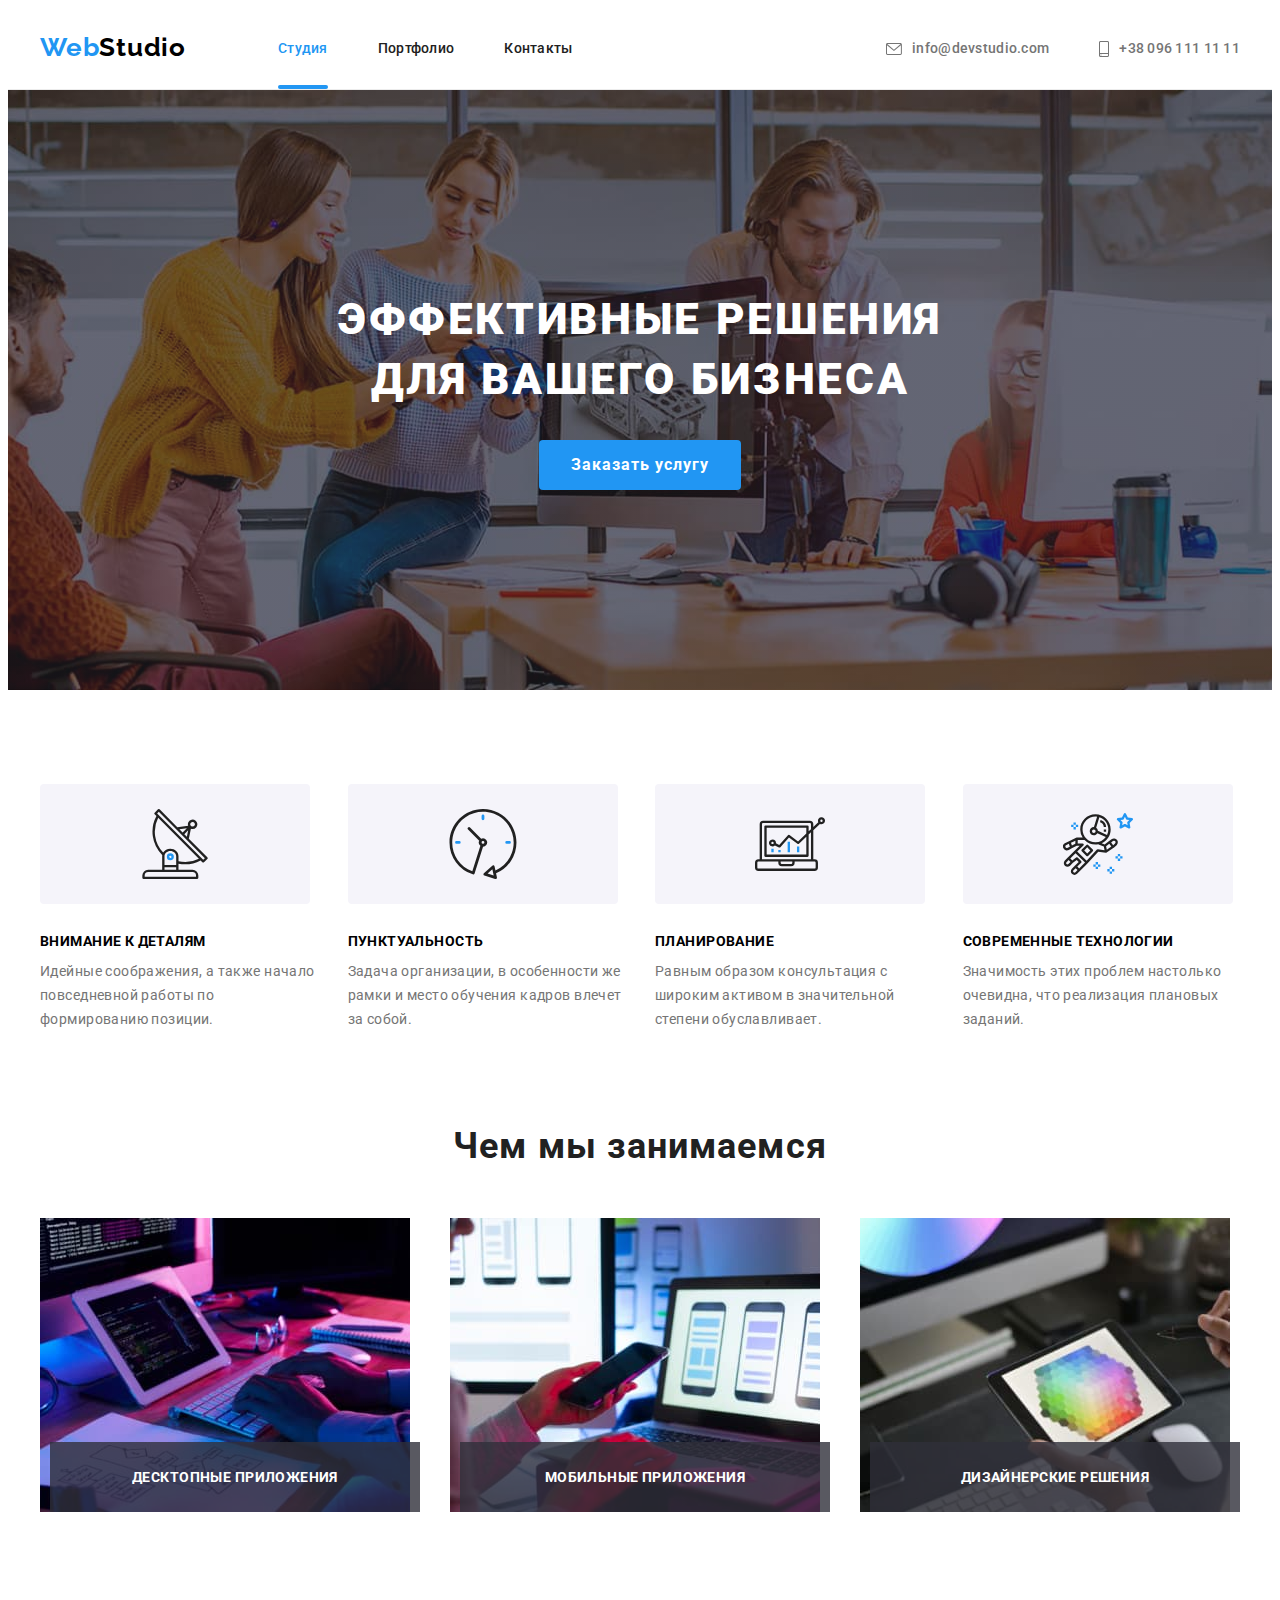
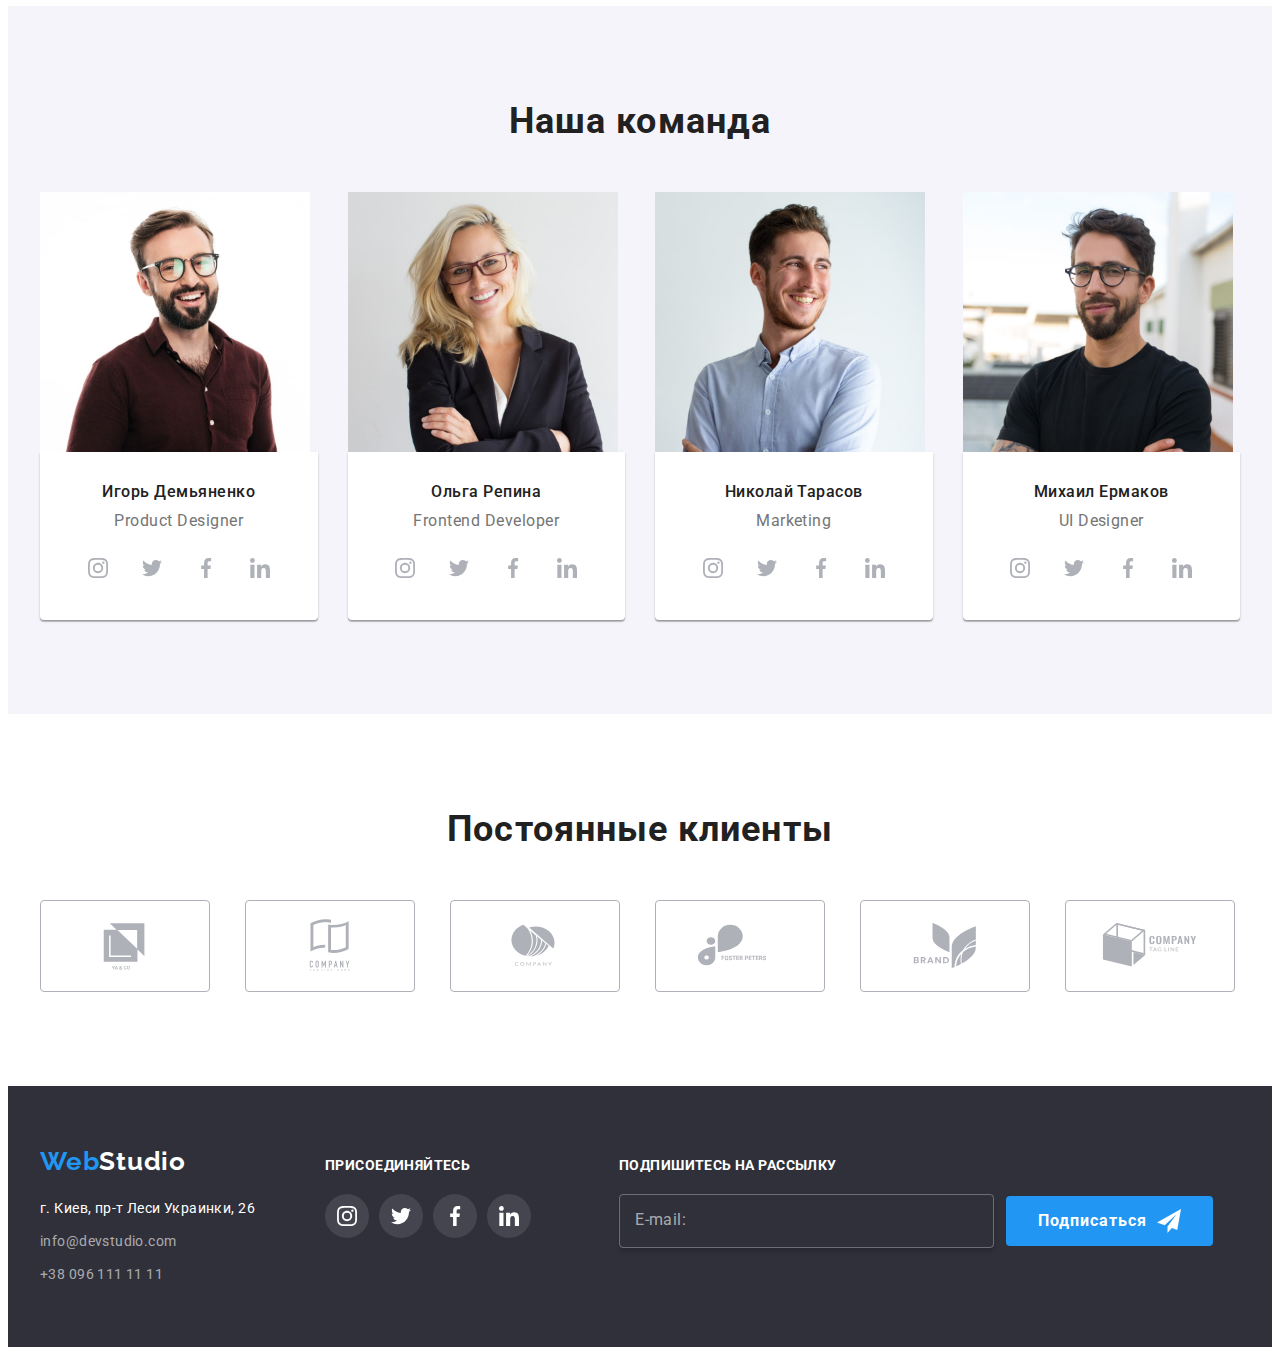
<file: index.html>
<!DOCTYPE html>
<html lang="ru">

<head>
  <meta charset="UTF-8" />
  <meta http-equiv="X-UA-Compatible" content="IE=edge" />
  <meta name="viewport" content="width=device-width, initial-scale=1.0" />
  <title>WebStudio</title>
  <link href="https://fonts.googleapis.com/css2?family=Raleway:wght@700&family=Roboto:wght@400;500;700;900&display=swap"
    rel="stylesheet" />
  <link rel="stylesheet" href="https://cdnjs.cloudflare.com/ajax/libs/modern-normalize/1.1.0/modern-normalize.min.css"
    integrity="sha512-wpPYUAdjBVSE4KJnH1VR1HeZfpl1ub8YT/NKx4PuQ5NmX2tKuGu6U/JRp5y+Y8XG2tV+wKQpNHVUX03MfMFn9Q=="
    crossorigin="anonymous" referrerpolicy="no-referrer" />
  <link rel="stylesheet" href="./css/styles.css" />
</head>

<body>
  <header class="head">
    <div class="container header-container">
      <nav class="nav">
        <a class="link logo" href="./index.html">
          <p lang="en"><span class="first-word">Web</span>Studio</p>
        </a>
        <ul class="list-nav">
          <li class="list-item current"><a class="link current" href="./index.html">Cтудия</a></li>
          <li class="list-item"><a class="link" href="./portfolio.html">Портфолио</a></li>
          <li class="list-item"><a class="link" href="">Контакты</a></li>
        </ul>
      </nav>
      <div class="contacts">
        <a class="link contacts-head" href="mailto:info@devstudio.com">
          <svg class="envelope" width="16" height="12">
            <use href="./images/icons.svg#envelope"></use>
          </svg>
          info@devstudio.com
        </a>
        <a class="link contacts-head" href="tel:+380961111111">
          <svg class="smartphone" width="10" height="16">
            <use href="./images/icons.svg#smartphone"></use>
          </svg>
          +38 096 111 11 11
        </a>
      </div>
    </div>
  </header>

  <main>
    <section class="hero">
      <div class="container">
        <h1 class="hero-title">
          Эффективные решения <span class="indent">для вашего бизнеса</span>
        </h1>
        <button data-modal-open class="hero-btn" type="button">Заказать услугу</button>
      </div>
    </section>

    <section class="section">
      <div class="container">
        <h2 class="hidden">Наши преимущества</h2>
        <ul class="list">
          <li class="list-item item-flex">
            <div class="icon-principles">
              <svg class="" width="70" height="70">
                <use href="./images/icons.svg#icon-antenna"></use>
              </svg>
            </div>
            <h3 class="principles-title">Внимание к деталям</h3>
            <p class="principles-text">
              Идейные соображения, а также начало повседневной работы по формированию позиции.
            </p>
          </li>
          <li class="list-item item-flex">
            <div class="icon-principles">
              <svg class="" width="70" height="70">
                <use href="./images/icons.svg#icon-clock"></use>
              </svg>
            </div>
            <h3 class="principles-title">Пунктуальность</h3>
            <p class="principles-text">
              Задача организации, в особенности же рамки и место обучения кадров влечет за собой.
            </p>
          </li>
          <li class="list-item item-flex">
            <div class="icon-principles">
              <svg class="" width="70" height="70">
                <use href="./images/icons.svg#icon-diagram"></use>
              </svg>
            </div>
            <h3 class="principles-title">Планирование</h3>
            <p class="principles-text">
              Равным образом консультация с широким активом в значительной степени обуславливает.
            </p>
          </li>
          <li class="list-item item-flex">
            <div class="icon-principles">
              <svg class="" width="70" height="70">
                <use href="./images/icons.svg#icon-astronaut"></use>
              </svg>
            </div>
            <h3 class="principles-title">Современные технологии</h3>
            <p class="principles-text">
              Значимость этих проблем настолько очевидна, что реализация плановых заданий.
            </p>
          </li>
        </ul>
      </div>
    </section>

    <section class="subject section">
      <div class="container">
        <h2 class="subject-title">Чем мы занимаемся</h2>
        <ul class="list">
          <li class="list-item card-work">
            <img src="./images/box-1.jpg" width="370" alt="руки человека на клавиатуре компьютера" />
            <div class="card-work-text">
              <p class="text-work">Десктопные приложения</p>
            </div>
          </li>
          <li class="list-item card-work">
            <img src="./images/box-2.jpg" width="370" alt="человек за компьютером, держащий в руке телефон" />
            <div class="card-work-text">
              <p class="text-work">Мобильные приложения</p>
            </div>
          </li>
          <li class="list-item card-work">
            <img src="./images/box-3.jpg" width="370" alt="человек, рисующий на планшете" />
            <div class="card-work-text">
              <p class="text-work">Дизайнерские решения</p>
            </div>
          </li>
        </ul>
      </div>
    </section>

    <section class="team section">
      <div class="container">
        <h2 class="team-title">Наша команда</h2>
        <ul class="list">
          <li class="list-item card-team">
            <img src="./images/img-1.jpg" width="270" alt="Фото Игоря Демьяненко" />
            <div class="team-container">
              <h3 class="team-name">Игорь Демьяненко</h3>
              <p class="team-position" lang="en">Product Designer</p>
              <ul class="list-social">
                <li class="list-item icon-item-social">
                  <a class="link link-icon" href="">
                    <svg class="social-icon" width="20" height="20">
                      <use href="./images/icons.svg#icon-instagram"></use>
                    </svg>
                  </a>
                </li>
                <li class="list-item icon-item-social">
                  <a class="link link-icon" href="">
                    <svg class="social-icon" width="20" height="20">
                      <use href="./images/icons.svg#icon-twitter"></use>
                    </svg>
                  </a>
                </li>
                <li class="list-item icon-item-social">
                  <a class="link link-icon" href="">
                    <svg class="social-icon" width="20" height="20">
                      <use href="./images/icons.svg#icon-facebook"></use>
                    </svg>
                  </a>
                </li>
                <li class="list-item icon-item-social">
                  <a class="link link-icon" href="">
                    <svg class="social-icon" width="20" height="20">
                      <use href="./images/icons.svg#icon-linkedin"></use>
                    </svg>
                  </a>
                </li>
              </ul>
            </div>
          </li>
          <li class="list-item card-team">
            <img src="./images/img-2.jpg" width="270" alt="Фото Ольги Репиной" />
            <div class="team-container">
              <h3 class="team-name">Ольга Репина</h3>
              <p class="team-position" lang="en">Frontend Developer</p>
              <ul class="list-social">
                <li class="list-item icon-item-social">
                  <a class="link link-icon" href="">
                    <svg class="social-icon" width="20" height="20">
                      <use href="./images/icons.svg#icon-instagram"></use>
                    </svg>
                  </a>
                </li>
                <li class="list-item icon-item-social">
                  <a class="link link-icon" href="">
                    <svg class="social-icon" width="20" height="20">
                      <use href="./images/icons.svg#icon-twitter"></use>
                    </svg>
                  </a>
                </li>
                <li class="list-item icon-item-social">
                  <a class="link link-icon" href="">
                    <svg class="social-icon" width="20" height="20">
                      <use href="./images/icons.svg#icon-facebook"></use>
                    </svg>
                  </a>
                </li>
                <li class="list-item icon-item-social">
                  <a class="link link-icon" href="">
                    <svg class="social-icon" width="20" height="20">
                      <use href="./images/icons.svg#icon-linkedin"></use>
                    </svg>
                  </a>
                </li>
              </ul>
            </div>
          </li>
          <li class="list-item card-team">
            <img src="./images/img-3.jpg" width="270" alt="Фото Николая Тарасова" />
            <div class="team-container">
              <h3 class="team-name">Николай Тарасов</h3>
              <p class="team-position" lang="en">Marketing</p>
              <ul class="list-social">
                <li class="list-item icon-item-social">
                  <a class="link link-icon" href="">
                    <svg class="social-icon" width="20" height="20">
                      <use href="./images/icons.svg#icon-instagram"></use>
                    </svg>
                  </a>
                </li>
                <li class="list-item icon-item-social">
                  <a class="link link-icon" href="">
                    <svg class="social-icon" width="20" height="20">
                      <use href="./images/icons.svg#icon-twitter"></use>
                    </svg>
                  </a>
                </li>
                <li class="list-item icon-item-social">
                  <a class="link link-icon" href="">
                    <svg class="social-icon" width="20" height="20">
                      <use href="./images/icons.svg#icon-facebook"></use>
                    </svg>
                  </a>
                </li>
                <li class="list-item icon-item-social">
                  <a class="link link-icon" href="">
                    <svg class="social-icon" width="20" height="20">
                      <use href="./images/icons.svg#icon-linkedin"></use>
                    </svg>
                  </a>
                </li>
              </ul>
            </div>
          </li>
          <li class="list-item card-team">
            <img src="./images/img-4.jpg" width="270" alt="Фото Михаила Ермакова" />
            <div class="team-container">
              <h3 class="team-name">Михаил Ермаков</h3>
              <p class="team-position" lang="en">UI Designer</p>
              <ul class="list-social">
                <li class="list-item icon-item-social">
                  <a class="link link-icon" href="">
                    <svg class="social-icon" width="20" height="20">
                      <use href="./images/icons.svg#icon-instagram"></use>
                    </svg>
                  </a>
                </li>
                <li class="list-item icon-item-social">
                  <a class="link link-icon" href="">
                    <svg class="social-icon" width="20" height="20">
                      <use href="./images/icons.svg#icon-twitter"></use>
                    </svg>
                  </a>
                </li>
                <li class="list-item icon-item-social">
                  <a class="link link-icon" href="">
                    <svg class="social-icon" width="20" height="20">
                      <use href="./images/icons.svg#icon-facebook"></use>
                    </svg>
                  </a>
                </li>
                <li class="list-item icon-item-social">
                  <a class="link link-icon" href="">
                    <svg class="social-icon" width="20" height="20">
                      <use href="./images/icons.svg#icon-linkedin"></use>
                    </svg>
                  </a>
                </li>
              </ul>
            </div>
          </li>
        </ul>
      </div>
    </section>
    <section class="clients section">
      <div class="container">
        <h2 class="team-title">Постоянные клиенты</h2>
        <ul class="list">
          <li class="icon-clients list-item">
            <a href="" class="link client">
              <svg class="icon-item" width="106" height="60">
                <use href="./images/icons.svg#icon-client1"></use>
              </svg>
            </a>
          </li>
          <li class="icon-clients list-item">
            <a href="" class="link client">
              <svg class="icon-item" width="106" height="60">
                <use href="./images/icons.svg#icon-client2"></use>
              </svg>
            </a>
          </li>

          <li class="icon-clients list-item">
            <a href="" class="link client">
              <svg class="icon-item" width="106" height="60">
                <use href="./images/icons.svg#icon-client3"></use>
              </svg>
            </a>
          </li>
          <li class="icon-clients list-item">
            <a href="" class="link client">
              <svg class="icon-item" width="106" height="60">
                <use href="./images/icons.svg#icon-client4"></use>
              </svg>
            </a>
          </li>
          <li class="icon-clients list-item">
            <a href="" class="link client">
              <svg class="icon-item" width="106" height="60">
                <use href="./images/icons.svg#icon-client5"></use>
              </svg>
            </a>
          </li>
          <li class="icon-clients list-item">
            <a href="" class="link client">
              <svg class="icon-item" width="106" height="60">
                <use href="./images/icons.svg#icon-client6"></use>
              </svg>
            </a>
          </li>
        </ul>
      </div>
    </section>
  </main>
  <footer class="footer">
    <div class="container items-footer">
      <div class="logo-adress">
        <a class="link logo logo-footer" href="./index.html">
          <p lang="en"><span class="first-word">Web</span>Studio</p>
        </a>
        <address class="address-container">
          <ul class="address-text">
            <li class="list-item map">
              <a class="link-contacts link" href="">г. Киев, пр-т Леси Украинки, 26 </a>
            </li>
            <li class="list-item mail">
              <a class="link contacts-footer" href="mailto:info@devstudio.com">info@devstudio.com</a>
            </li>
            <li class="list-item">
              <a class="link contacts-footer" href="tel:+380961111111">+38 096 111 11 11</a>
            </li>
          </ul>
        </address>
      </div>
      <div class="links-footer">
        <p class="text-footer">Присоединяйтесь</p>
        <ul class="list-social-footer">
          <li class="list-item icon-item-social">
            <a class="link link-icon-footer" href="">
              <svg class="social-icon-footer" width="20" height="20">
                <use href="./images/icons.svg#icon-instagram"></use>
              </svg>
            </a>
          </li>
          <li class="list-item icon-item-social">
            <a class="link link-icon-footer" href="">
              <svg class="social-icon-footer" width="20" height="20">
                <use href="./images/icons.svg#icon-twitter"></use>
              </svg>
            </a>
          </li>
          <li class="list-item icon-item-social">
            <a class="link link-icon-footer" href="">
              <svg class="social-icon-footer" width="20" height="20">
                <use href="./images/icons.svg#icon-facebook"></use>
              </svg>
            </a>
          </li>
          <li class="list-item icon-item-social">
            <a class="link link-icon-footer" href="">
              <svg class="social-icon-footer" width="20" height="20">
                <use href="./images/icons.svg#icon-linkedin"></use>
              </svg>
            </a>
          </li>
        </ul>
      </div>
      <div class="abonnement">
        <p class="text-footer">Подпишитесь на рассылку</p>
        <form name="abonnement" autocomplete="on" class="form-footer">
          <div class="input-wrapper">
            <label for="email" class="label-footer">E-mail:</label>
            <input type="email" name="user-email" id="email" class="input-item">
          </div>
          <button type="submit" class="btn-footer">
            Подписаться
            <svg class="icon-send" width="24" height="24">
              <use href="./images/icons.svg#icon-send"></use>
            </svg>
          </button>
        </form>
      </div>
    </div>
  </footer>
  <div class="backdrop is-hidden" data-modal>
    <div class="modal">
      <button type="button" class="close-modal" data-modal-close>&#10006;</button>
      <p class="modal-title">Оставьте свои данные, мы вам перезвоним</p>
      <form class="form" autocomplete="off">
        <div class="form-field">
          <label for="inp-name" class="form-label">Имя</label>
          <input class="form-input" type="text" name="Name" id="inp-name" autofocus required />
          <svg class="form-icon" width="18" height="18">
            <use href="./images/icons.svg#icon-person"></use>
          </svg>
        </div>
        <div class="form-field">
          <label for="inp-tel" class="form-label">Телефон</label>
          <input class="form-input" type="tel" name="Phone" id="inp-tel" required />
          <svg class="form-icon" width="18" height="18">
            <use href="./images/icons.svg#icon-tel"></use>
          </svg>
        </div>
        <div class="form-field">
          <label for="inp-email" class="form-label">Почта</label>
          <input class="form-input" type="email" name="E-mail" id="inp-email" />
          <svg class="form-icon" width="18" height="18">
            <use href="./images/icons.svg#icon-post"></use>
          </svg>
        </div>
        <div class="form-field field-textarea">
          <label class="form-label" for="inp-textarea">Комментарий</label>
          <textarea class="form-textarea" name="comment" id="inp-textarea" placeholder="Введите текст"></textarea>
        </div>
        <div class="check-wrap">
          <input type="checkbox" class="checkbox" name="agree" id="inp-check" />
          <label for="inp-check" class="checkbox-label">
            Соглашаюсь с рассылкой и принимаю <a href="" class="link-checkbox">Условия
              договора</a>
          </label>
        </div>
        <button type="submit" class="btn btn-modal">Отправить</button>
      </form>
    </div>
  </div>
  <script src="./js/modal.js"></script>
</body>

</html>
</file>
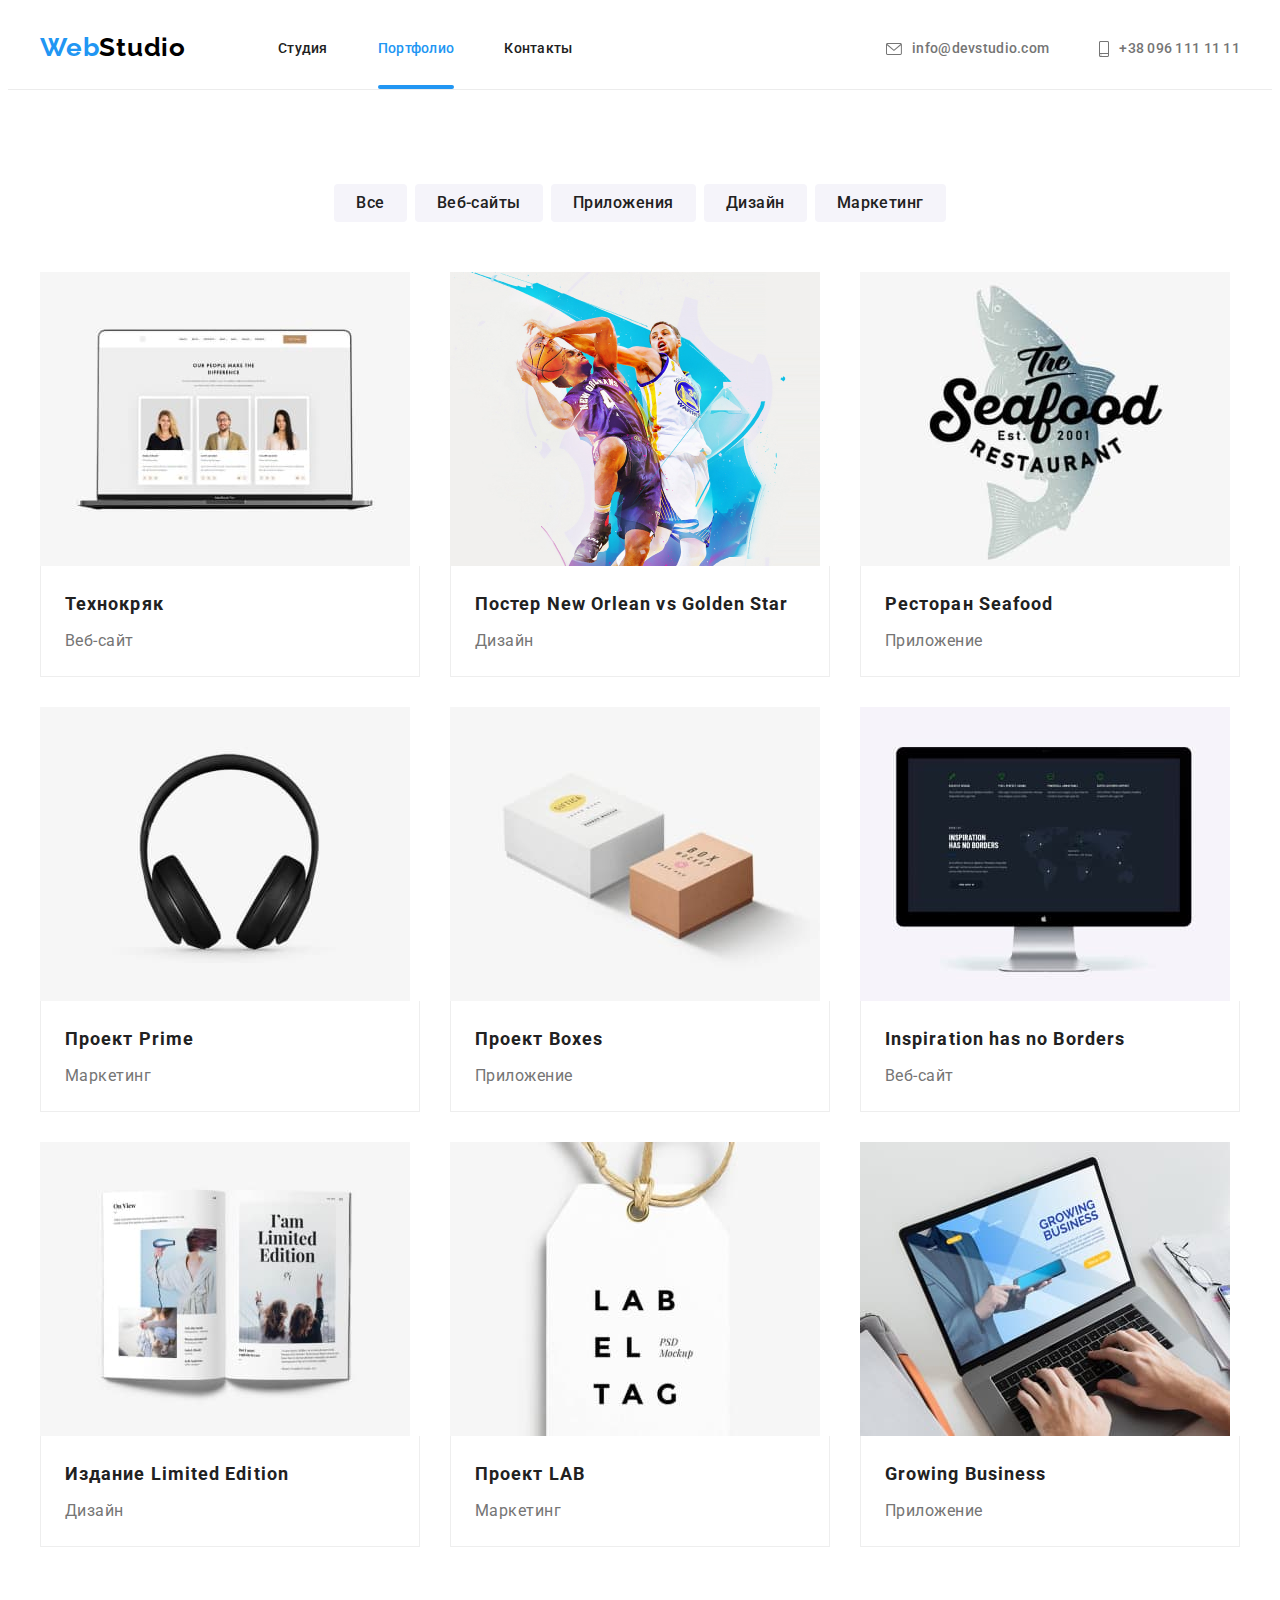
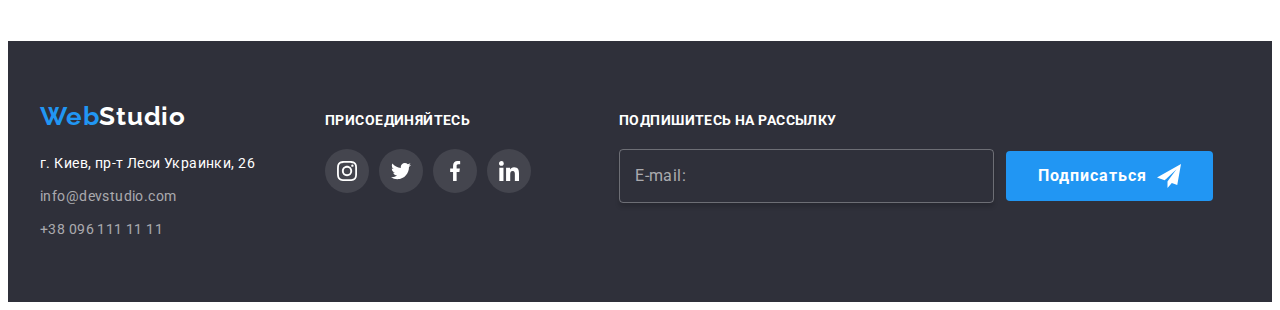
<file: portfolio.html>
<!DOCTYPE html>
<html lang="ru">

<head>
  <meta charset="UTF-8" />
  <meta http-equiv="X-UA-Compatible" content="IE=edge" />
  <meta name="viewport" content="width=device-width, initial-scale=1.0" />
  <title>WebStudio</title>
  <link href="https://fonts.googleapis.com/css2?family=Raleway:wght@700&family=Roboto:wght@400;500;700;900&display=swap"
    rel="stylesheet" />
  <link rel="stylesheet" href="https://cdnjs.cloudflare.com/ajax/libs/modern-normalize/1.1.0/modern-normalize.min.css"
    integrity="sha512-wpPYUAdjBVSE4KJnH1VR1HeZfpl1ub8YT/NKx4PuQ5NmX2tKuGu6U/JRp5y+Y8XG2tV+wKQpNHVUX03MfMFn9Q=="
    crossorigin="anonymous" referrerpolicy="no-referrer" />
  <link rel="stylesheet" href="./css/styles.css" />
</head>

<body>
  <header class="head">
    <div class="container header-container">
      <nav class="nav">
        <a class="link logo" href="./index.html">
          <p lang="en"><span class="first-word">Web</span>Studio</p>
        </a>
        <ul class="list-nav">
          <li class="list-item"><a class="link" href="./index.html">Cтудия</a></li>
          <li class="list-item current"><a class="link current" href="./portfolio.html">Портфолио</a></li>
          <li class="list-item"><a class="link" href="">Контакты</a></li>
        </ul>
      </nav>
      <div class="contacts">
        <a class="link contacts-head" href="mailto:info@devstudio.com">
          <svg class="envelope" width="16px" height="12px">
            <use href="./images/icons.svg#envelope"></use>
          </svg>
          info@devstudio.com
        </a>
        <a class="link contacts-head" href="tel:+380961111111">
          <svg class="smartphone" width="10px" height="16px">
            <use href="./images/icons.svg#smartphone"></use>
          </svg>
          +38 096 111 11 11
        </a>
      </div>
    </div>
  </header>
  <main>
    <section class="menu section">
      <div class="container">
        <ul class="list-menu">
          <li class="list-item list-btn">
            <button class="nav-btn" type="button">Все</button>
          </li>
          <li class="list-item list-btn">
            <button class="nav-btn" type="button">Веб-сайты</button>
          </li>
          <li class="list-item list-btn">
            <button class="nav-btn" type="button">Приложения</button>
          </li>
          <li class="list-item list-btn">
            <button class="nav-btn" type="button">Дизайн</button>
          </li>
          <li class="list-item list-btn">
            <button class="nav-btn" type="button">Маркетинг</button>
          </li>
        </ul>
        <ul class="list">
          <li class="list-item item-card">
            <a class="link-portfolio" href="">
              <div class="portfolio-picture">
                <img src="./images/images-portfolio/tehnokryak.jpg" alt="Ноутбук" width="370" />
                <p class="card-text">Ресурс предлагает комплексные предложения с разным уровнем функционала и сервисов.
                  Все это позволит посетителю получить исчерпывающие сведения о компании или частном лице.</p>
              </div>
              <div class="job-container">
                <h2 class="name-job">Технокряк</h2>
                <p class="kind-job">Веб-сайт</p>
              </div>
            </a>
          </li>
          <li class="list-item item-card">
            <a class="link-portfolio" href="">
              <div class="portfolio-picture">
                <img src="./images/images-portfolio/poster.jpg" alt="Два игрока в баскетболл" width="370" />
                <p class="card-text">Ресурс предлагает комплексные предложения с разным уровнем функционала и сервисов.
                  Все это позволит посетителю получить исчерпывающие сведения о компании или частном лице.</p>
              </div>
              <div class="job-container">
                <h2 class="name-job">Постер <span lang="en">New Orlean vs Golden Star</span></h2>
                <p class="kind-job">Дизайн</p>
              </div>
            </a>
          </li>
          <li class="list-item item-card">
            <a class="link-portfolio" href="">
              <div class="portfolio-picture">
                <img src="./images/images-portfolio/restoran.jpg" alt="Логотип ресторана" width="370" />
                <p class="card-text">Ресурс предлагает комплексные предложения с разным уровнем функционала и сервисов.
                  Все это позволит посетителю получить исчерпывающие сведения о компании или частном лице.</p>
              </div>
              <div class="job-container">
                <h2 class="name-job">Ресторан Seafood</h2>
                <p class="kind-job">Приложение</p>
              </div>
            </a>
          </li>
          <li class="list-item item-card">
            <a class="link-portfolio" href="">
              <div class="portfolio-picture">
                <img src="./images/images-portfolio/prime.jpg" alt="Наушники" width="370" />
                <p class="card-text">Ресурс предлагает комплексные предложения с разным уровнем функционала и сервисов.
                  Все это позволит посетителю получить исчерпывающие сведения о компании или частном лице.</p>
              </div>
              <div class="job-container">
                <h2 class="name-job">Проект <span lang="en">Prime</span></h2>
                <p class="kind-job">Маркетинг</p>
              </div>
            </a>
          </li>
          <li class="list-item item-card">
            <a class="link-portfolio" href="">
              <div class="portfolio-picture">
                <img src="./images/images-portfolio/boxes.jpg" alt="Две коробки" width="370" />
                <p class="card-text">Ресурс предлагает комплексные предложения с разным уровнем функционала и сервисов.
                  Все это позволит посетителю получить исчерпывающие сведения о компании или частном лице.</p>
              </div>
              <div class="job-container">
                <h2 class="name-job">Проект <span lang="en">Boxes</span></h2>
                <p class="kind-job">Приложение</p>
              </div>
            </a>
          </li>
          <li class="list-item item-card">
            <a class="link-portfolio" href="">
              <div class="portfolio-picture">
                <img src="./images/images-portfolio/inspiration.jpg" alt="Монитор" width="370" />
                <p class="card-text">Ресурс предлагает комплексные предложения с разным уровнем функционала и сервисов.
                  Все это позволит посетителю получить исчерпывающие сведения о компании или частном лице.</p>
              </div>
              <div class="job-container">
                <h2 class="name-job" lang="en">Inspiration has no Borders</h2>
                <p class="kind-job">Веб-сайт</p>
              </div>
            </a>
          </li>
          <li class="list-item item-card">
            <a class="link-portfolio" href="">
              <div class="portfolio-picture">
                <img src="./images/images-portfolio/limited.jpg" alt="Открытый разворот журнала" width="370" />
                <p class="card-text">Ресурс предлагает комплексные предложения с разным уровнем функционала и сервисов.
                  Все это позволит посетителю получить исчерпывающие сведения о компании или частном лице.</p>
              </div>
              <div class="job-container">
                <h2 class="name-job">Издание <span lang="en">Limited Edition</span></h2>
                <p class="kind-job">Дизайн</p>
              </div>
            </a>
          </li>
          <li class="list-item item-card">
            <a class="link-portfolio" href="">
              <div class="portfolio-picture">
                <img src="./images/images-portfolio/lab.jpg" alt="Лейба с текстовым логотипом" width="370" />
                <p class="card-text">Ресурс предлагает комплексные предложения с разным уровнем функционала и сервисов.
                  Все это позволит посетителю получить исчерпывающие сведения о компании или частном лице.</p>
              </div>
              <div class="job-container">
                <h2 class="name-job">Проект <span lang="en">LAB</span></h2>
                <p class="kind-job">Маркетинг</p>
              </div>
            </a>
          </li>
          <li class="list-item item-card">
            <a class="link-portfolio" href="">
              <div class="portfolio-picture">
                <img src="./images/images-portfolio/growing.jpg" alt="работа за компьютером" width="370" />
                <p class="card-text">Ресурс предлагает комплексные предложения с разным уровнем функционала и сервисов.
                  Все это позволит посетителю получить исчерпывающие сведения о компании или частном лице.</p>
              </div>
              <div class="job-container">
                <h2 class="name-job" lang="en">Growing Business</h2>
                <p class="kind-job">Приложение</p>
              </div>
            </a>
          </li>
        </ul>
      </div>
    </section>
  </main>
  <footer class="footer">
    <div class="container items-footer">
      <div class="logo-adress">
        <a class="link logo logo-footer" href="./index.html">
          <p lang="en"><span class="first-word">Web</span>Studio</p>
        </a>
        <address class="address-container">
          <ul class="address-text">
            <li class="list-item map">
              <a class="link-contacts link" href="">г. Киев, пр-т Леси Украинки, 26 </a>
            </li>
            <li class="list-item mail">
              <a class="link contacts-footer" href="mailto:info@devstudio.com">info@devstudio.com</a>
            </li>
            <li class="list-item">
              <a class="link contacts-footer" href="tel:+380961111111">+38 096 111 11 11</a>
            </li>
          </ul>
        </address>
      </div>
      <div class="links-footer">
        <p class="text-footer">Присоединяйтесь</p>
        <ul class="list-social-footer">
          <li class="list-item icon-item-social">
            <a class="link link-icon-footer" href="">
              <svg class="social-icon-footer" width="20" height="20">
                <use href="./images/icons.svg#icon-instagram"></use>
              </svg>
            </a>
          </li>
          <li class="list-item icon-item-social">
            <a class="link link-icon-footer" href="">
              <svg class="social-icon-footer" width="20" height="20">
                <use href="./images/icons.svg#icon-twitter"></use>
              </svg>
            </a>
          </li>
          <li class="list-item icon-item-social">
            <a class="link link-icon-footer" href="">
              <svg class="social-icon-footer" width="20" height="20">
                <use href="./images/icons.svg#icon-facebook"></use>
              </svg>
            </a>
          </li>
          <li class="list-item icon-item-social">
            <a class="link link-icon-footer" href="">
              <svg class="social-icon-footer" width="20" height="20">
                <use href="./images/icons.svg#icon-linkedin"></use>
              </svg>
            </a>
          </li>
        </ul>
      </div>
      <div class="abonnement">
        <p class="text-footer">Подпишитесь на рассылку</p>
        <form name="abonnement" autocomplete="on" class="form-footer">
          <div class="input-wrapper">
            <label for="email" class="label-footer">E-mail:</label>
            <input type="email" name="e-mail" id="email" class="input-item">
          </div>
          <button type="button" class="btn-footer">
            Подписаться
            <svg class="icon-send" width="24" height="24">
              <use href="./images/icons.svg#icon-send"></use>
            </svg>
          </button>
        </form>
      </div>
    </div>
  </footer>
</body>

</html>
</file>
<file: css/styles.css>
:root {
 --logo-font-family: 'Raleway', sans-serif;
 --primary-font-family: 'Roboto', sans-serif;
 --accent-color: #2196f3;
 --secondary-blue-color: #188ce8;
 --back-color: #2f303a;
 --primary-text-color: #212121;
 --secondary-text-color: #757575;
 --white-color: #ffffff;
 --dark-color: #000000;
 --btn-nav-color: #f5f4fa;
 --border-color: #eeeeee;
 --input-border-color: rgba(255, 255, 255, 0.3);
 --line-color: #ececec;
 --border-color-icon: #afb1b8;
 --white-transparent: #ffffff99;
}
body {
 font-family: var(--primary-font-family), sans-serif;
 color: var(--secondary-text-color);
}
h1,
h2,
h3,
h4,
p {
 margin-top: 0;
 margin-bottom: 0;
}
ul,
ol {
 margin-top: 0;
 margin-bottom: 0;
 padding-left: 0;
}
img {
 display: block;
}
.container {
 width: 1200px;
 padding-left: 15px;
 padding-right: 15px;
 margin-left: auto;
 margin-right: auto;
}
.section {
 padding-top: 94px;
 padding-bottom: 94px;
}
.head {
 border-bottom: 1px solid var(--line-color);
 padding-top: 24px;
 /* padding-bottom: 24px; */
}
.header-container {
 display: flex;
 align-items: flex-start;
}
.nav {
 display: flex;
 align-items: flex-start;
}
.list-nav {
 display: flex;
 align-items: center;
 padding-top: 9px;
}
.list-item {
 list-style: none;
}
.list-nav > .list-item:not(:last-child) {
 margin-right: 50px;
}
.link {
 text-decoration: none;
 color: inherit;
 transition: color 250ms cubic-bezier(0.4, 0, 0.2, 1);
}
.link:hover,
.link:focus {
 color: var(--accent-color);
}
.logo {
 font-family: var(--logo-font-family);
 font-style: normal;
 font-weight: 700;
 font-size: 26px;
 line-height: 1.19;
 letter-spacing: 0.03em;
 color: var(--dark-color);
 margin-right: 92px;
}

.first-word {
 color: var(--accent-color);
}
.list-nav,
.contacts-head {
 font-style: normal;
 font-weight: 500;
 font-size: 14px;
 line-height: 1.14;
 letter-spacing: 0.02em;
 color: var(--primary-text-color);
 align-items: flex-start;
}
.list-nav .link.current {
 color: var(--accent-color);
}
.link.current::after {
  content: "";
  width: 100%;
  height: 4px;
  display: block;
  background-color: var(--accent-color);
  border-radius: 2px;
  margin-top: 28px;
}
.envelope,
.smartphone {
 margin-right: 10px;
 fill: currentColor;
}
.contacts-head {
 display: flex;
 color: var(--secondary-text-color);
 align-items: center;
}
/* .contacts-head:hover {
 color: var(--accent-color);
} */
.contacts {
 display: flex;
 margin-left: auto;
 padding-top: 9px;
}
.contacts-head:not(:last-child) {
 margin-right: 50px;
}

.hero {
 background-color: var(--back-color);
 padding-top: 200px;
 padding-bottom: 200px;
 text-align: center;
 background-image: linear-gradient(rgba(47, 48, 58, 0.4), rgba(47, 48, 58, 0.4)),
  url('../images/Img-background.jpg');
 background-repeat: no-repeat;
 background-position: center;
 background-size: cover;
 max-width: 1600px;
 margin-left: auto;
 margin-right: auto;
}
.hero-title {
 font-weight: 900;
 font-size: 44px;
 line-height: 1.36;
 letter-spacing: 0.06em;
 text-transform: uppercase;
 color: var(--white-color);
 margin-bottom: 30px;
}
.hero-btn, .btn-footer, .btn-modal {
 font-family: inherit;
 font-size: 16px;
 font-style: normal;
 font-weight: 700;
 line-height: 1.88;
 letter-spacing: 0.06em;
 text-align: center;
 color: var(--white-color);
 background-color: var(--accent-color);
 cursor: pointer;
 padding: 10px 32px;
 border-radius: 4px;
 border: 0px;
 transition: background-color 250ms cubic-bezier(0.4, 0, 0.2, 1);
}
.indent {
 display: block;
}
.hero-btn:hover,
.hero-btn:focus,
.btn-footer:hover,
.btn-footer:focus,
.btn-modal:hover,
.btn-modal-focus {
 background-color: var(--secondary-blue-color);
}
.list {
 display: flex;
 margin-left: -30px;
 margin-top: -30px;
 flex-wrap: wrap;
}
.hidden {
 position: absolute;
 width: 1px;
 height: 1px;
 margin: -1px;
 padding: 0;
 overflow: hidden;
 border: 0;
 clip: rect(0 0 0 0);
}
.item-flex {
 margin-left: 30px;
 margin-top: 30px;
 flex-basis: calc((100% - 120px) / 4);
}
.icon-principles {
 display: flex;
 width: 270px;
 height: 120px;
 background-color: var(--btn-nav-color);
 justify-content: center;
 align-items: center;
 border-radius: 4px;
 margin-bottom: 30px;
}
.principles-title {
 font-size: 14px;
 font-weight: 700;
 line-height: 1.14;
 letter-spacing: 0.03em;
 text-align: left;
 color: var(--dark-color);
 margin-bottom: 10px;
 text-transform: uppercase;
}
.principles-text {
 font-size: 14px;
 line-height: 1.71;
 letter-spacing: 0.03em;
}
.subject {
 padding-top: 0px;
}
.subject-title,
.team-title {
 font-weight: 700;
 font-size: 36px;
 line-height: 1.17;
 text-align: center;
 letter-spacing: 0.03em;
 color: var(--primary-text-color);
 margin-bottom: 50px;
}
.card-work {
 position: relative;
 margin-left: 30px;
 margin-top: 30px;
 flex-basis: calc((100% - 90px) / 3);
}
.card-work-text {
  position: absolute;
  width: 370px;
  height: 70px;
  bottom: 0;
  right: 0;
  background-color: rgba(47, 48, 58, 0.8);
  text-align: center;
}
.text-work {
  padding-top: 27px;
  padding-bottom: 27px;
  font-family: var(--primary-font-family);
  font-weight: 700;
  font-size: 14px;
  line-height: 1.15;
  letter-spacing: 0.03em;
  text-transform: uppercase;
  color: var(--white-color);
}
.team {
 background-color: var(--btn-nav-color);
}
.team-name {
 font-weight: 500;
 color: var(--primary-text-color);
 margin-bottom: 10px;
}
.team-position,
.team-name {
 font-size: 16px;
 line-height: 1.19;
 text-align: center;
 letter-spacing: 0.03em;
}
.card-team {
 margin-left: 30px;
 margin-top: 30px;
 flex-basis: calc((100% - 120px) / 4);
}
.team-container {
 background-color: var(--white-color);
 box-shadow: 0px 1px 3px rgba(0, 0, 0, 0.12), 0px 1px 1px rgba(0, 0, 0, 0.14),
  0px 2px 1px rgba(0, 0, 0, 0.2);
 border-radius: 0px 0px 4px 4px;
 padding: 30px 30px 30px 30px;
}
.list-social {
 display: flex;
 justify-content: center;
 align-items: center;
 margin-top: 16px;
}
.link-icon {
 display: flex;
 width: 44px;
 height: 44px;
 border: 0;
 border-radius: 50%;
 justify-content: center;
 align-items: center;
 color: var(--border-color-icon);
 transition: background-color 250ms cubic-bezier(0.4, 0, 0.2, 1);
}
.link-icon:hover,
.link-icon:focus {
 background-color: var(--accent-color);
}
.icon-item-social:not(:last-child) {
 margin-right: 10px;
}
.list-social {
 margin-top: 16px;
}
.social-icon,
.social-icon-footer {
 fill: currentColor;
 transition: color 250ms cubic-bezier(0.4, 0, 0.2, 1);
}
.link-icon:hover .social-icon,
.link-icon:focus .social-icon {
 color: var(--white-color);
}

.client {
 display: flex;
 width: 170px;
 height: 92px;
 border: 1px solid var(--border-color-icon);
 box-sizing: border-box;
 border-radius: 4px;
 justify-content: center;
 align-items: center;
 color: var(--border-color-icon);
 transition: color 250ms cubic-bezier(0.4, 0, 0.2, 1), 
 border-color 250ms cubic-bezier(0.4, 0, 0.2, 1);
}
.icon-clients {
 margin-left: 30px;
 margin-top: 30px;
 flex-basis: calc((100% - 180px) / 6);
}
.icon-item {
 fill: currentColor;
}
.client:hover {
 color: var(--accent-color);
 border-color: var(--accent-color);
}

      /* --FOOTER-- */

.footer {
 background-color: var(--back-color);
 padding-top: 60px;
 padding-bottom: 60px;
}
.logo-footer {
 display: inline-block;
 color: var(--white-color);
 margin-right: 0px;
 margin-bottom: 20px;
}
.address-text {
 font-style: normal;
 font-weight: 400;
 font-size: 14px;
 line-height: 1.71;
 letter-spacing: 0.03em;
 color: var(--white-color);
}

.map,
.mail {
 margin-bottom: 9px;
}
.contacts-footer {
 color: var(--white-transparent);
}
.link-contacts {
  transition: color 250ms cubic-bezier(0.4, 0, 0.2, 1);
}
.link-contacts:hover,
.link-contacts:focus {
 color: var(--accent-color);
}
.items-footer {
 display: flex;
 align-items: baseline;
}
.links-footer {
 max-width: fit-content;
 margin-left: 70px;
 margin-right: 88px;
}
.list-social-footer {
 display: flex;
 justify-content: center;
 align-items: center;
 margin-top: 20px;
}
.text-footer {
 font-size: 14px;
 font-weight: 700;
 line-height: 1.14;
 letter-spacing: 0.03em;
 text-align: left;
 text-transform: uppercase;
 color: var(--white-color);
}
.link-icon-footer {
 display: flex;
 width: 44px;
 height: 44px;
 border: 0;
 border-radius: 50%;
 justify-content: center;
 align-items: center;
 background-color: rgba(255, 255, 255, 0.1);
 color: var(--white-color);
 transition: background-color 250ms cubic-bezier(0.4, 0, 0.2, 1);
}
.link-icon-footer:hover,
.link-icon-footer:focus {
 background-color: var(--accent-color);
}
.social-icon-footer {
  transition: color 250ms cubic-bezier(0.4, 0, 0.2, 1);
}
.link-icon-footer:hover .social-icon-footer,
.link-icon-footer:focus .social-icon-footer {
 color: var(--white-color);
}
.abonnement .text-footer {
  margin-bottom: 20px;
}
.form-footer {
  display: flex;
  align-items: center;
}
.label-footer {
  margin-right: 2px;
    font-family: var(--primary-font-family);
    font-style: normal;
    font-weight: 400;
    font-size: 16px;
    line-height: 1.25;
    letter-spacing: 0.03em;
    color: rgba(255, 255, 255, 0.6);
}
.input-wrapper {
  min-width: 358px;
  border: 1px solid var(--input-border-color);
  border-radius: 4px;
  box-shadow: 0px 4px 4px rgba(0, 0, 0, 0.15);
  padding-left: 15px;
  margin-right: 12px;
  transition: border-color 250ms cubic-bezier(0.4, 0, 0.2, 1);
}
.input-wrapper:focus-within {
  border-color: var(--accent-color);
}
.input-item {
  height: 50px;
  min-width: 295px;
  border: none;
  background-color: transparent;
  color: var(--white-color);
  outline: none;
}
.icon-send {
  margin-left: 10px;
}
.btn-footer {
  display: flex;
  align-items: center;
  transition: background-color 250ms cubic-bezier(0.4, 0, 0.2, 1);
}

/* --PORTFOLIO-- */

.nav-btn {
 font-family: var(--primary-font-family);
 font-style: normal;
 font-weight: 500;
 font-size: 16px;
 line-height: 1.63;
 text-align: center;
 letter-spacing: 0.03em;
 background-color: var(--btn-nav-color);
 cursor: pointer;
 color: var(--primary-text-color);
 border: 0;
 border-radius: 4px;
 padding: 6px 22px;
 transition: color 250ms cubic-bezier(0.4, 0, 0.2, 1),
             background-color 250ms cubic-bezier(0.4, 0, 0.2, 1),
             box-shadow 250ms cubic-bezier(0.4, 0, 0.2, 1);
}
.list-btn:not(:last-child) {
 margin-right: 8px;
}
.nav-btn:hover,
.nav-btn:focus {
 background-color: var(--accent-color);
 color: var(--white-color);
 box-shadow: 0px 3px 1px rgba(0, 0, 0, 0.1), 0px 1px 2px rgba(0, 0, 0, 0.08),
  0px 2px 2px rgba(0, 0, 0, 0.12);
}
.list-menu {
 display: flex;
 justify-content: center;
 margin-bottom: 50px;
}
.item-card {
 margin-left: 30px;
 margin-top: 30px;
 flex-basis: calc((100% - 90px) / 3);
}
.job-container {
 border: 1px solid var(--border-color);
 border-top: 0;
 background-color: var(--white-color);
 padding: 20px 24px 20px 24px;
}
.link-portfolio {
 display: block;
 text-decoration: none;
 color: inherit;
 transition: box-shadow 250ms cubic-bezier(0.4, 0, 0.2, 1);
}
.link-portfolio:hover,
.link-portfolio:focus {
 box-shadow: 0px 1px 1px rgba(0, 0, 0, 0.12), 0px 4px 4px rgba(0, 0, 0, 0.06),
  1px 4px 6px rgba(0, 0, 0, 0.16);
}
.portfolio-picture {
  position: relative;
  overflow: hidden;
}
.card-text {
  position: absolute;
  top: 0;
  width: 370px;
  height: 294px;
  background-color: rgba(33, 150, 243, 0.9);
  font-family: 'Roboto';
  font-weight: 400;
  font-size: 18px;
  line-height: 1.56;
  letter-spacing: 0.03em;
  color: var(--white-color);
  padding: 63px 24px ;
  transform: translateY(101%);
  transition: transform 250ms cubic-bezier(0.4, 0, 0.2, 1);
}
.item-card:hover .card-text,
.link-portfolio:focus .card-text {
  transform: translateY(0%);
}
.list .name-job {
 font-weight: 700;
 font-size: 18px;
 line-height: 2;
 letter-spacing: 0.06em;
 color: var(--primary-text-color);
 margin-bottom: 4px;
}
.kind-job {
 font-size: 16px;
 line-height: 1.88;
 letter-spacing: 0.03em;
}

          /* --MODAL-- */

.backdrop {
  position: fixed;
  top: 0;
  left: 0;
  width: 100%;
  height: 100%;
  background-color: rgba(0, 0, 0, 0.2);
  opacity: 1;
  transition: opacity 250ms cubic-bezier(0.4, 0, 0.2, 1),
              visibility 250ms cubic-bezier(0.4, 0, 0.2, 1);
}
.backdrop.is-hidden {
  visibility: hidden;
  opacity: 0;
  pointer-events: none;
}
.backdrop.is-hidden .modal {
  transform: translate(-50%, -50%) scale(0.8);
  opacity: 0;
}
.modal {
  position: absolute;
  left: 50%;
  top: 50%;
  transform: translate(-50%, -50%) scale(1);
  opacity: 1;
  transition: transform 250ms cubic-bezier(0.4, 0, 0.2, 1), 
              opasity 250ms cubic-bezier(0.4, 0, 0.2, 1);
  width: 528px;
  min-height: 582px;
  border-radius: 4px;
  padding: 40px;
  font-family: var(--primary-font-family);
  background-color: var(--white-color);
  box-shadow: 0px 2px 1px rgba(0, 0, 0, 0.2), 0px 1px 1px rgba(0, 0, 0, 0.14);
}
.close-modal {
  position: absolute;
  top: 8px;
  right: 8px;
  width: 30px;
  height: 30px;
  border-radius: 50%;
  border: 1px solid rgba(0, 0, 0, 0.1);
  cursor: pointer;
  background-color: var(--white-color);
  transform: scale(1);
  transition: transform 100ms linear, color 200ms linear;
}
.close-modal:hover, .close-modal:focus {
  transform: scale(1.1);
  color: var(--accent-color);
}
.modal-title {
  margin-bottom: 12px;
  font-weight: 700;
  font-size: 20px;
  line-height: 1.15;
  text-align: center;
  letter-spacing: 0.03em;
  color: var(--primary-text-color);
}
.form-input {
  width: 100%;
  height: 40px;
  border: 1px solid rgba(33, 33, 33, 0.2);
  border-radius: 4px;
  box-sizing: border-box;
  padding-left: 34px;
  outline: none;
  transition: 250ms border-color cubic-bezier(0.4, 0, 0.2, 1); 
}
.form-field:focus-within .form-input,
.form-field:focus-within>.form-textarea {
  border-color: var(--accent-color);
}
.form-label {
  font-weight: 400;
  font-size: 12px;
  line-height: 1.16;
  letter-spacing: 0.01em;
  color:var(--secondary-text-color);
  margin-bottom: 4px;
}
.form-field {
  position: relative;
  margin-bottom: 10px;
}
.form-icon {
  position: absolute;
  left: 12px;
  bottom: 11px;
  fill: #212121;
  transition: fill 250ms cubic-bezier(0.4, 0, 0.2, 1);
}
.form-field:focus-within>.form-icon {
  fill: var(--accent-color);
}
.form-textarea {
  resize: none;
  width: 448px;
  height: 120px;
  border: 1px solid rgba(33, 33, 33, 0.2);
  border-radius: 4px;
  padding: 12px 16px;
  outline: none;
  transition: 250ms border-color cubic-bezier(0.4, 0, 0.2, 1);
}
.form-textarea::placeholder {
  font-weight: 400;
  font-size: 14px;
  line-height: 1.14;
  letter-spacing: 0.01em;
  color: rgba(117, 117, 117, 0.5);
}
.field-textarea {
  margin-bottom: 20px;
}
.checkbox-label {
  position: relative;
  font-weight: 400;
  font-size: 14px;
  line-height: 1.7;
  letter-spacing: 0.03em;
}

.link-checkbox {
  color: var(--accent-color);
}
.check-wrap {
  width: 448px;
  padding-left: 34px;
  margin-bottom: 30px;
}
.checkbox {
  position: absolute;
  width: 1px;
  height: 1px;
  margin: -1px;
  border: 0;
  padding: 0;
  clip: rect(0 0 0 0);
  overflow: hidden;
} 
.checkbox-label::before {
  content: "";
  position: absolute;
  top: 50%;
  left: -24px;
  transform: translateY(-50%);
  display: inline-block;
  box-sizing: border-box;
  width: 16px;
  height: 15px;
  margin-right: 8px;
  border: 2px solid var(--dark-color);
  border-radius: 2px;
  background-position: center;
  transition: background-color 250ms cubic-bezier(0.4, 0, 0.2, 1),
              background-image 250ms cubic-bezier(0.4, 0, 0.2, 1),
              border-color 250ms cubic-bezier(0.4, 0, 0.2, 1)
}
.checkbox:checked + .checkbox-label::before {
  background-color: var(--accent-color);
  background-image: url(../images/check.svg);
  border-color: var(--accent-color);
  
} 
.btn-modal {
  display: block;
  margin-left: auto;
  margin-right: auto;
  padding-left: 56px;
  padding-right: 56px;
}
</file>
